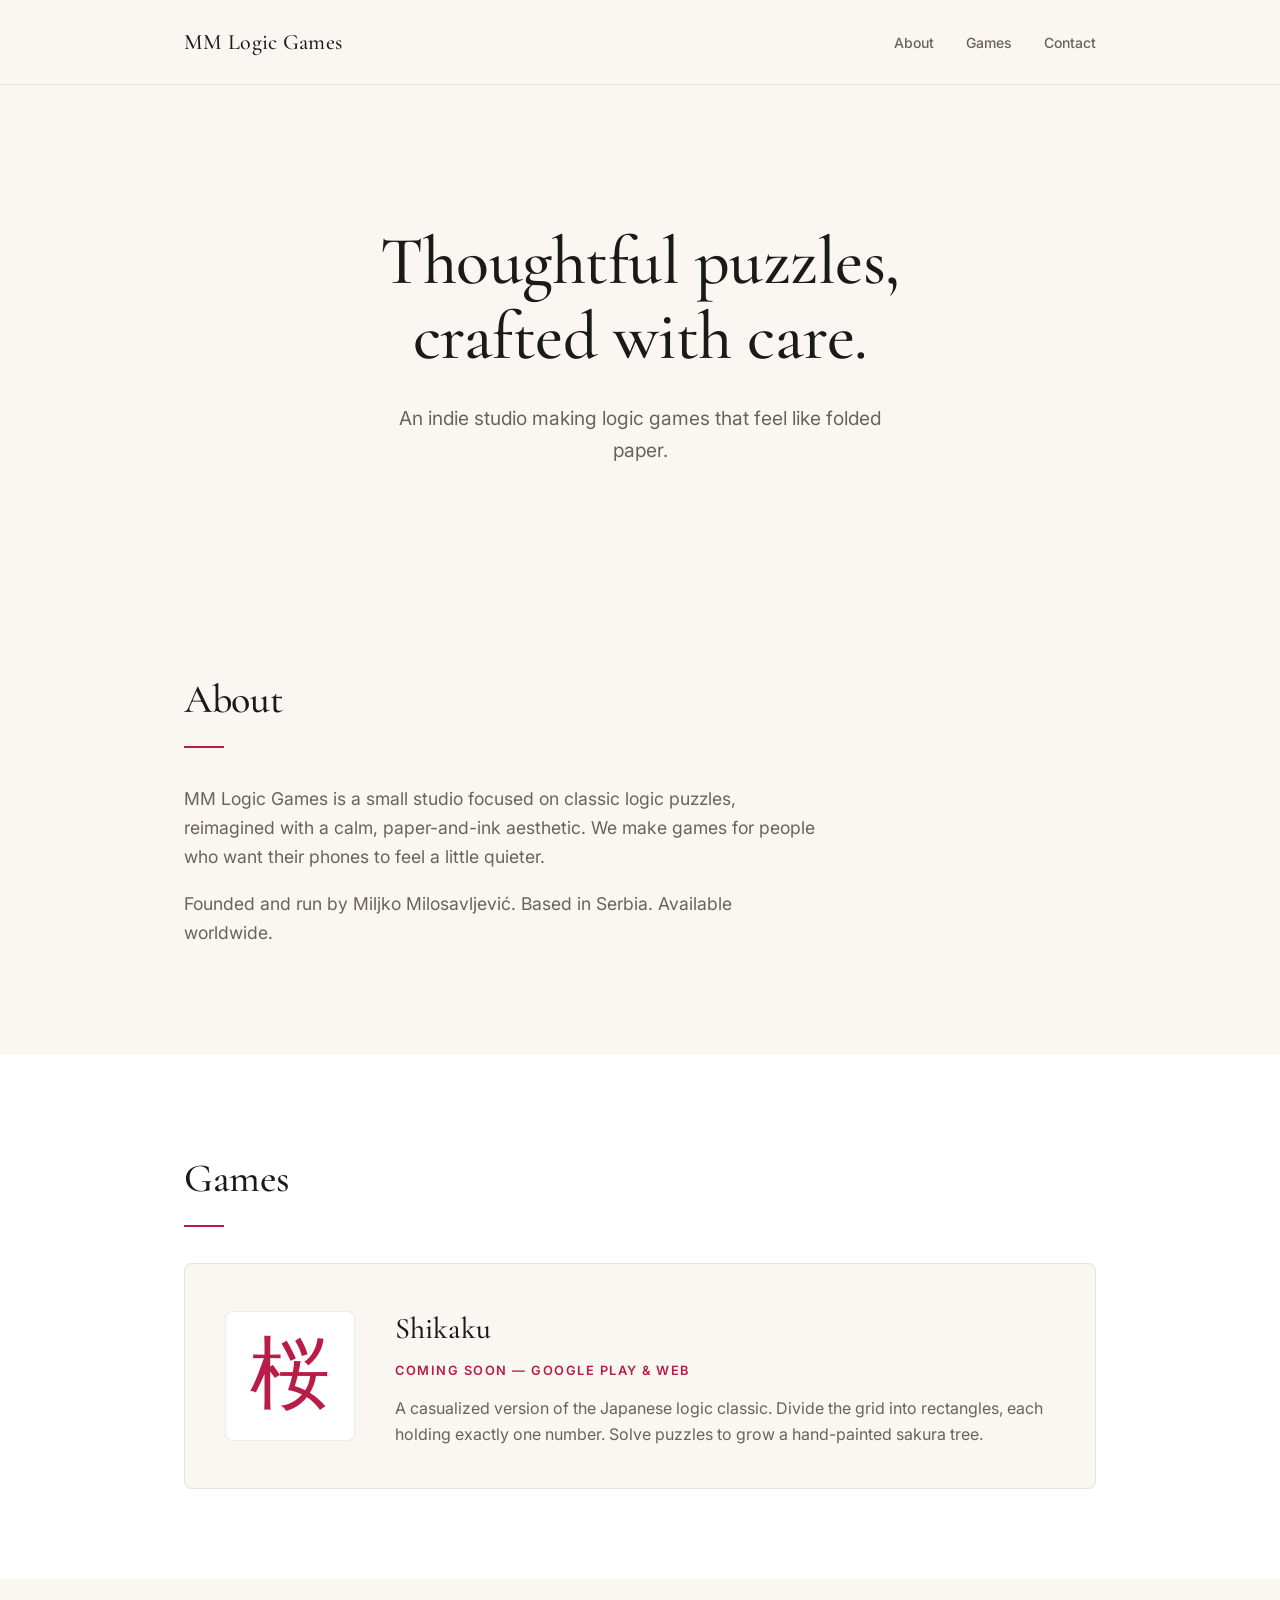
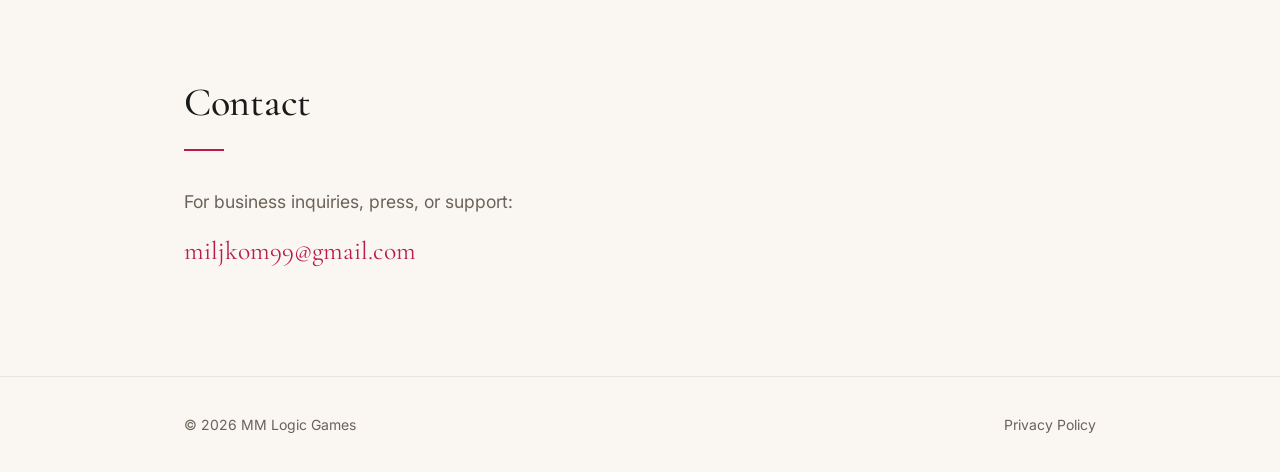
<file: index.html>
<!DOCTYPE html>
<html lang="en">
<head>
  <meta charset="UTF-8">
  <meta name="viewport" content="width=device-width, initial-scale=1.0">
  <title>MM Logic Games — Thoughtful Puzzles</title>
  <meta name="google-site-verification" content="3tr3c_xZVDtJWV2ku8Drfk67YBXgSmvGW5tyKbRSA84" />
  <meta name="description" content="MM Logic Games is an indie studio crafting paper-styled logic puzzles for mobile and web.">
  <meta property="og:title" content="MM Logic Games">
  <meta property="og:description" content="Thoughtful logic puzzles, crafted with care.">
  <meta property="og:type" content="website">
  <link rel="icon" type="image/svg+xml" href="favicon.svg">
  <link rel="preconnect" href="https://fonts.googleapis.com">
  <link rel="preconnect" href="https://fonts.gstatic.com" crossorigin>
  <link href="https://fonts.googleapis.com/css2?family=Cormorant+Garamond:wght@400;500;600&family=Inter:wght@400;500;600&display=swap" rel="stylesheet">
  <link rel="stylesheet" href="style.css">
</head>
<body>
  <header class="site-header">
    <div class="container">
      <a href="#" class="logo">
        <span class="logo-text">MM Logic Games</span>
      </a>
      <nav>
        <a href="#about">About</a>
        <a href="#games">Games</a>
        <a href="#contact">Contact</a>
      </nav>
    </div>
  </header>

  <main>
    <section class="hero">
      <div class="container">
        <h1>Thoughtful puzzles,<br>crafted with care.</h1>
        <p class="tagline">An indie studio making logic games that feel like folded paper.</p>
      </div>
    </section>

    <section id="about" class="about">
      <div class="container">
        <h2>About</h2>
        <div class="prose">
          <p>MM Logic Games is a small studio focused on classic logic puzzles, reimagined with a calm, paper-and-ink aesthetic. We make games for people who want their phones to feel a little quieter.</p>
          <p>Founded and run by Miljko Milosavljević. Based in Serbia. Available worldwide.</p>
        </div>
      </div>
    </section>

    <section id="games" class="games">
      <div class="container">
        <h2>Games</h2>
        <article class="game-card">
          <div class="game-art" aria-hidden="true">桜</div>
          <div class="game-info">
            <h3>Shikaku</h3>
            <p class="game-status">Coming soon — Google Play &amp; Web</p>
            <p>A casualized version of the Japanese logic classic. Divide the grid into rectangles, each holding exactly one number. Solve puzzles to grow a hand-painted sakura tree.</p>
          </div>
        </article>
      </div>
    </section>

    <section id="contact" class="contact">
      <div class="container">
        <h2>Contact</h2>
        <p>For business inquiries, press, or support:</p>
        <p><a href="mailto:miljkom99@gmail.com" class="email">miljkom99@gmail.com</a></p>
      </div>
    </section>
  </main>

  <footer>
    <div class="container">
      <p>© 2026 MM Logic Games</p>
      <p><a href="privacy.html">Privacy Policy</a></p>
    </div>
  </footer>
</body>
</html>
</file>
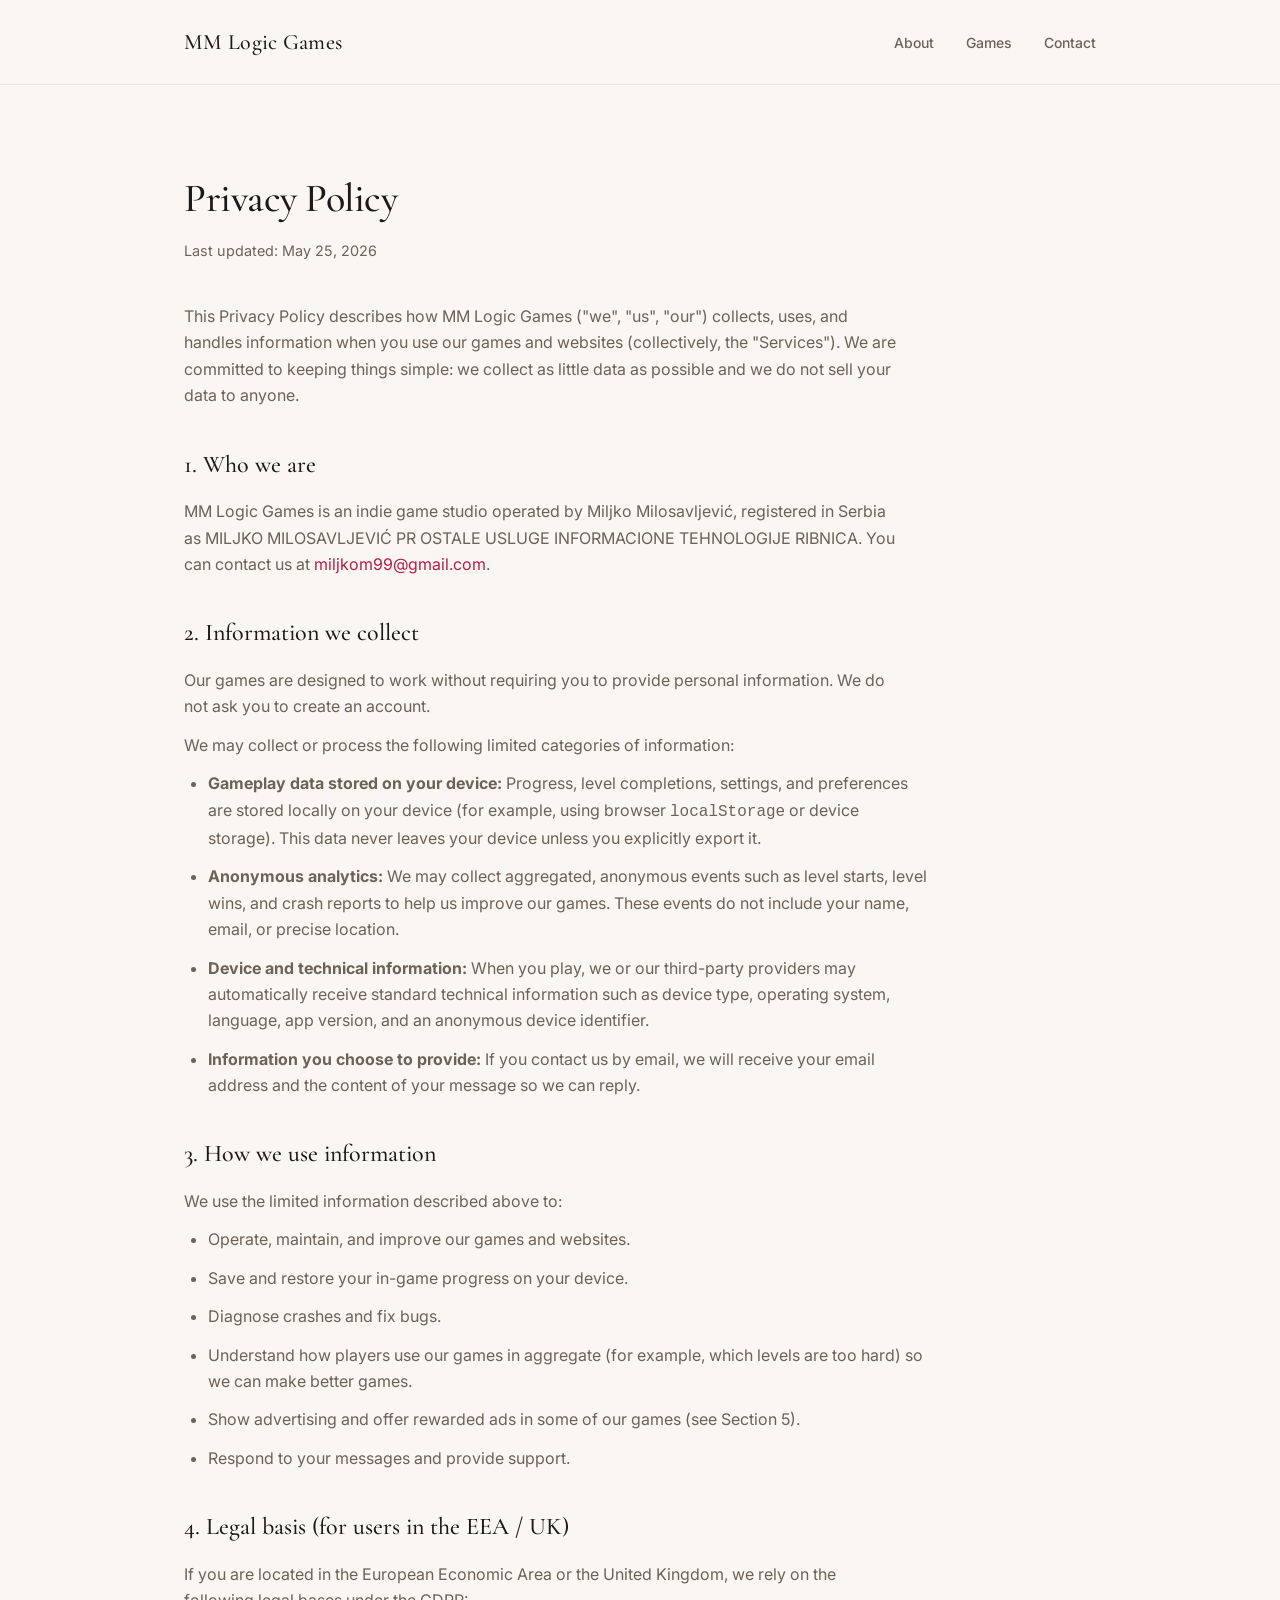
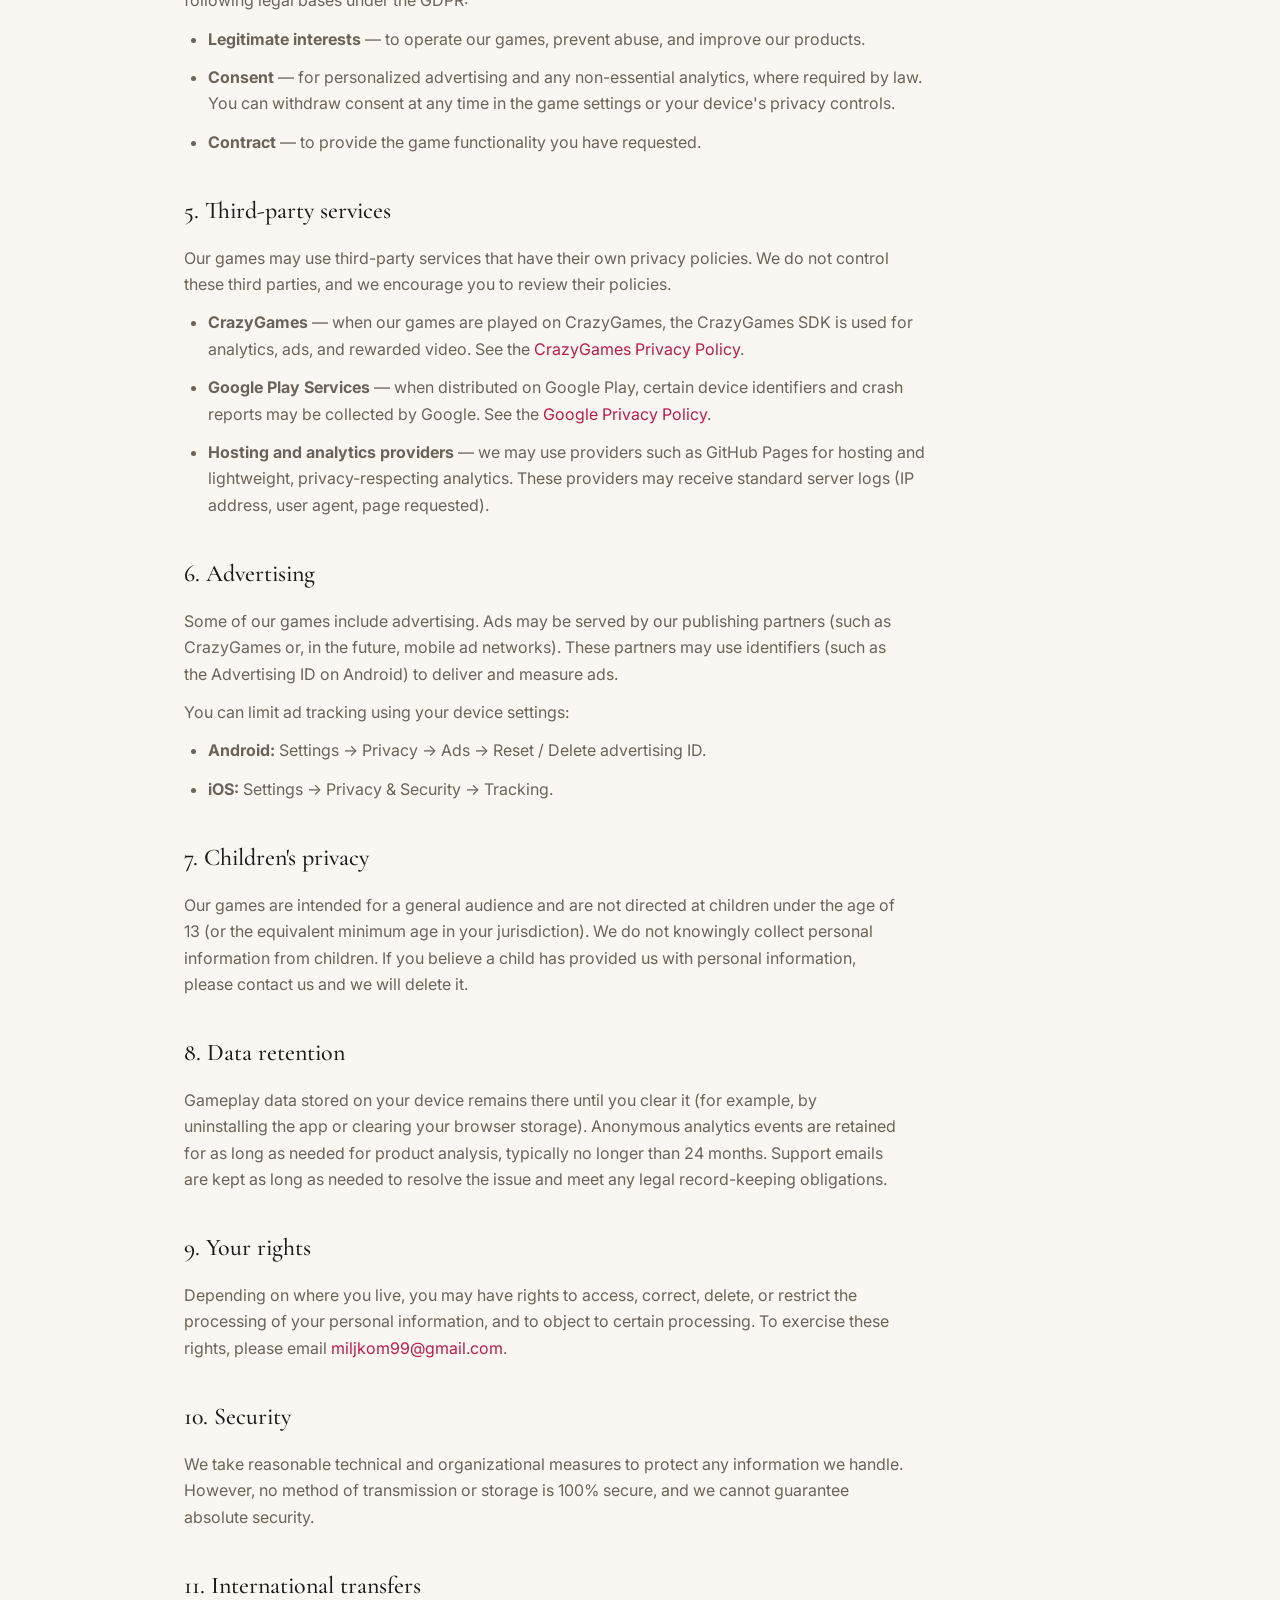
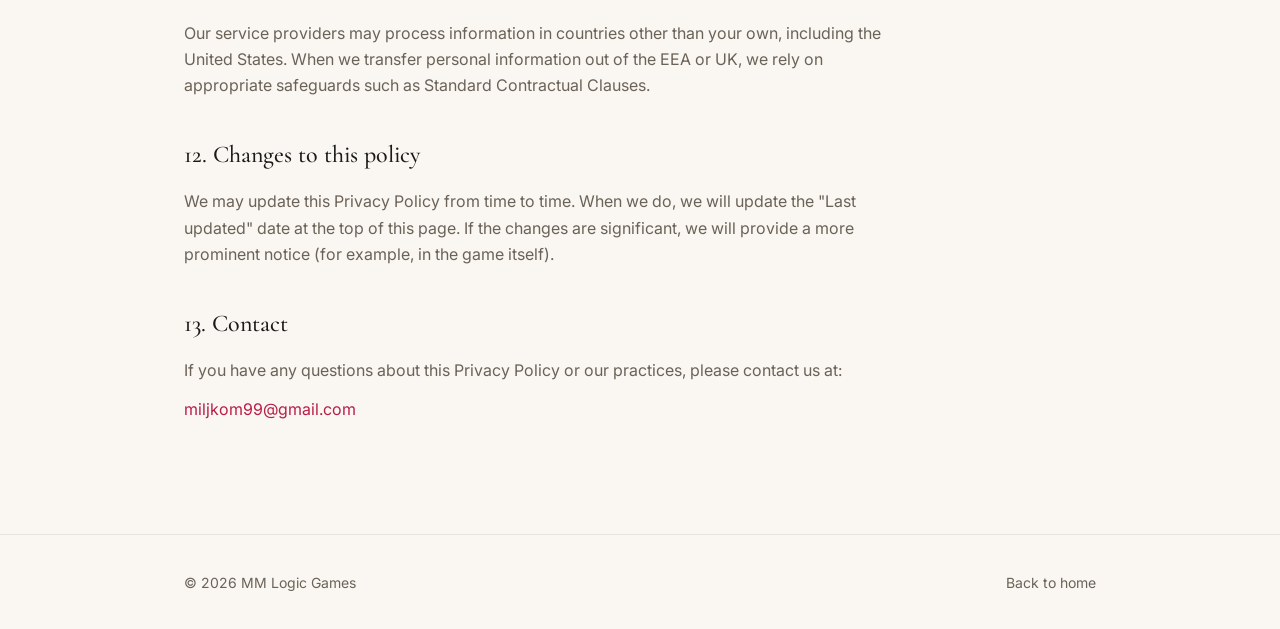
<file: privacy.html>
<!DOCTYPE html>
<html lang="en">
<head>
  <meta charset="UTF-8">
  <meta name="viewport" content="width=device-width, initial-scale=1.0">
  <title>Privacy Policy — MM Logic Games</title>
  <meta name="description" content="Privacy policy for MM Logic Games and its games.">
  <link rel="icon" type="image/svg+xml" href="favicon.svg">
  <link rel="preconnect" href="https://fonts.googleapis.com">
  <link rel="preconnect" href="https://fonts.gstatic.com" crossorigin>
  <link href="https://fonts.googleapis.com/css2?family=Cormorant+Garamond:wght@400;500;600&family=Inter:wght@400;500;600&display=swap" rel="stylesheet">
  <link rel="stylesheet" href="style.css">
</head>
<body>
  <header class="site-header">
    <div class="container">
      <a href="index.html" class="logo">
        <span class="logo-text">MM Logic Games</span>
      </a>
      <nav>
        <a href="index.html#about">About</a>
        <a href="index.html#games">Games</a>
        <a href="index.html#contact">Contact</a>
      </nav>
    </div>
  </header>

  <main class="legal">
    <div class="container">
      <h1>Privacy Policy</h1>
      <p class="updated">Last updated: May 25, 2026</p>

      <p>This Privacy Policy describes how MM Logic Games ("we", "us", "our") collects, uses, and handles information when you use our games and websites (collectively, the "Services"). We are committed to keeping things simple: we collect as little data as possible and we do not sell your data to anyone.</p>

      <h2>1. Who we are</h2>
      <p>MM Logic Games is an indie game studio operated by Miljko Milosavljević, registered in Serbia as MILJKO MILOSAVLJEVIĆ PR OSTALE USLUGE INFORMACIONE TEHNOLOGIJE RIBNICA. You can contact us at <a href="mailto:miljkom99@gmail.com">miljkom99@gmail.com</a>.</p>

      <h2>2. Information we collect</h2>
      <p>Our games are designed to work without requiring you to provide personal information. We do not ask you to create an account.</p>
      <p>We may collect or process the following limited categories of information:</p>
      <ul>
        <li><strong>Gameplay data stored on your device:</strong> Progress, level completions, settings, and preferences are stored locally on your device (for example, using browser <code>localStorage</code> or device storage). This data never leaves your device unless you explicitly export it.</li>
        <li><strong>Anonymous analytics:</strong> We may collect aggregated, anonymous events such as level starts, level wins, and crash reports to help us improve our games. These events do not include your name, email, or precise location.</li>
        <li><strong>Device and technical information:</strong> When you play, we or our third-party providers may automatically receive standard technical information such as device type, operating system, language, app version, and an anonymous device identifier.</li>
        <li><strong>Information you choose to provide:</strong> If you contact us by email, we will receive your email address and the content of your message so we can reply.</li>
      </ul>

      <h2>3. How we use information</h2>
      <p>We use the limited information described above to:</p>
      <ul>
        <li>Operate, maintain, and improve our games and websites.</li>
        <li>Save and restore your in-game progress on your device.</li>
        <li>Diagnose crashes and fix bugs.</li>
        <li>Understand how players use our games in aggregate (for example, which levels are too hard) so we can make better games.</li>
        <li>Show advertising and offer rewarded ads in some of our games (see Section 5).</li>
        <li>Respond to your messages and provide support.</li>
      </ul>

      <h2>4. Legal basis (for users in the EEA / UK)</h2>
      <p>If you are located in the European Economic Area or the United Kingdom, we rely on the following legal bases under the GDPR:</p>
      <ul>
        <li><strong>Legitimate interests</strong> — to operate our games, prevent abuse, and improve our products.</li>
        <li><strong>Consent</strong> — for personalized advertising and any non-essential analytics, where required by law. You can withdraw consent at any time in the game settings or your device's privacy controls.</li>
        <li><strong>Contract</strong> — to provide the game functionality you have requested.</li>
      </ul>

      <h2>5. Third-party services</h2>
      <p>Our games may use third-party services that have their own privacy policies. We do not control these third parties, and we encourage you to review their policies.</p>
      <ul>
        <li><strong>CrazyGames</strong> — when our games are played on CrazyGames, the CrazyGames SDK is used for analytics, ads, and rewarded video. See the <a href="https://www.crazygames.com/privacy" target="_blank" rel="noopener">CrazyGames Privacy Policy</a>.</li>
        <li><strong>Google Play Services</strong> — when distributed on Google Play, certain device identifiers and crash reports may be collected by Google. See the <a href="https://policies.google.com/privacy" target="_blank" rel="noopener">Google Privacy Policy</a>.</li>
        <li><strong>Hosting and analytics providers</strong> — we may use providers such as GitHub Pages for hosting and lightweight, privacy-respecting analytics. These providers may receive standard server logs (IP address, user agent, page requested).</li>
      </ul>

      <h2>6. Advertising</h2>
      <p>Some of our games include advertising. Ads may be served by our publishing partners (such as CrazyGames or, in the future, mobile ad networks). These partners may use identifiers (such as the Advertising ID on Android) to deliver and measure ads.</p>
      <p>You can limit ad tracking using your device settings:</p>
      <ul>
        <li><strong>Android:</strong> Settings → Privacy → Ads → Reset / Delete advertising ID.</li>
        <li><strong>iOS:</strong> Settings → Privacy & Security → Tracking.</li>
      </ul>

      <h2>7. Children's privacy</h2>
      <p>Our games are intended for a general audience and are not directed at children under the age of 13 (or the equivalent minimum age in your jurisdiction). We do not knowingly collect personal information from children. If you believe a child has provided us with personal information, please contact us and we will delete it.</p>

      <h2>8. Data retention</h2>
      <p>Gameplay data stored on your device remains there until you clear it (for example, by uninstalling the app or clearing your browser storage). Anonymous analytics events are retained for as long as needed for product analysis, typically no longer than 24 months. Support emails are kept as long as needed to resolve the issue and meet any legal record-keeping obligations.</p>

      <h2>9. Your rights</h2>
      <p>Depending on where you live, you may have rights to access, correct, delete, or restrict the processing of your personal information, and to object to certain processing. To exercise these rights, please email <a href="mailto:miljkom99@gmail.com">miljkom99@gmail.com</a>.</p>

      <h2>10. Security</h2>
      <p>We take reasonable technical and organizational measures to protect any information we handle. However, no method of transmission or storage is 100% secure, and we cannot guarantee absolute security.</p>

      <h2>11. International transfers</h2>
      <p>Our service providers may process information in countries other than your own, including the United States. When we transfer personal information out of the EEA or UK, we rely on appropriate safeguards such as Standard Contractual Clauses.</p>

      <h2>12. Changes to this policy</h2>
      <p>We may update this Privacy Policy from time to time. When we do, we will update the "Last updated" date at the top of this page. If the changes are significant, we will provide a more prominent notice (for example, in the game itself).</p>

      <h2>13. Contact</h2>
      <p>If you have any questions about this Privacy Policy or our practices, please contact us at:</p>
      <p><a href="mailto:miljkom99@gmail.com">miljkom99@gmail.com</a></p>
    </div>
  </main>

  <footer>
    <div class="container">
      <p>© 2026 MM Logic Games</p>
      <p><a href="index.html">Back to home</a></p>
    </div>
  </footer>
</body>
</html>
</file>
<file: style.css>
:root {
  --bg: #faf7f2;
  --paper: #ffffff;
  --text: #1a1a1a;
  --text-soft: #6b6258;
  --accent: #b91d47;
  --border: rgba(0, 0, 0, 0.08);
  --serif: 'Cormorant Garamond', Georgia, 'Times New Roman', serif;
  --sans: 'Inter', -apple-system, BlinkMacSystemFont, 'Segoe UI', sans-serif;
}

*,
*::before,
*::after {
  box-sizing: border-box;
  margin: 0;
  padding: 0;
}

html {
  scroll-behavior: smooth;
}

body {
  font-family: var(--sans);
  background: var(--bg);
  color: var(--text);
  line-height: 1.65;
  -webkit-font-smoothing: antialiased;
  -moz-osx-font-smoothing: grayscale;
}

.container {
  max-width: 960px;
  margin: 0 auto;
  padding: 0 24px;
}

/* ---------- Header ---------- */
.site-header {
  padding: 24px 0;
  border-bottom: 1px solid var(--border);
  background: var(--bg);
  position: sticky;
  top: 0;
  z-index: 10;
  backdrop-filter: blur(8px);
  background: rgba(250, 247, 242, 0.85);
}

.site-header .container {
  display: flex;
  justify-content: space-between;
  align-items: center;
}

.logo {
  display: flex;
  align-items: center;
  gap: 12px;
  text-decoration: none;
  color: inherit;
}

.logo-text {
  font-family: var(--serif);
  font-size: 22px;
  font-weight: 500;
  letter-spacing: 0.3px;
  color: var(--text);
}

nav {
  display: flex;
  gap: 32px;
}

nav a {
  color: var(--text-soft);
  text-decoration: none;
  font-size: 14px;
  font-weight: 500;
  transition: color 0.2s ease;
}

nav a:hover {
  color: var(--accent);
}

/* ---------- Hero ---------- */
.hero {
  padding: 140px 0 110px;
  text-align: center;
}

.hero h1 {
  font-family: var(--serif);
  font-size: clamp(2.5rem, 6vw, 4.25rem);
  font-weight: 500;
  line-height: 1.1;
  margin-bottom: 28px;
  letter-spacing: -0.5px;
}

.tagline {
  font-size: 1.2rem;
  color: var(--text-soft);
  max-width: 520px;
  margin: 0 auto;
}

/* ---------- Sections ---------- */
section {
  padding: 90px 0;
}

section h2 {
  font-family: var(--serif);
  font-size: clamp(1.875rem, 3.5vw, 2.5rem);
  font-weight: 500;
  margin-bottom: 36px;
  letter-spacing: -0.3px;
  position: relative;
  padding-bottom: 16px;
}

section h2::after {
  content: "";
  position: absolute;
  bottom: 0;
  left: 0;
  width: 40px;
  height: 2px;
  background: var(--accent);
}

.prose p {
  font-size: 1.1rem;
  margin-bottom: 18px;
  max-width: 640px;
  color: var(--text-soft);
}

/* ---------- Games ---------- */
.games {
  background: var(--paper);
}

.game-card {
  display: flex;
  gap: 40px;
  align-items: center;
  background: var(--bg);
  padding: 40px;
  border-radius: 8px;
  border: 1px solid var(--border);
  transition: transform 0.3s ease, box-shadow 0.3s ease;
}

.game-card:hover {
  transform: translateY(-2px);
  box-shadow: 0 12px 32px rgba(0, 0, 0, 0.06);
}

.game-art {
  font-family: var(--serif);
  font-size: 5rem;
  color: var(--accent);
  width: 130px;
  height: 130px;
  display: flex;
  align-items: center;
  justify-content: center;
  background: var(--paper);
  border-radius: 8px;
  flex-shrink: 0;
  border: 1px solid var(--border);
}

.game-info h3 {
  font-family: var(--serif);
  font-size: 1.875rem;
  font-weight: 500;
  margin-bottom: 6px;
}

.game-status {
  color: var(--accent);
  font-size: 0.8rem;
  font-weight: 600;
  margin-bottom: 14px;
  text-transform: uppercase;
  letter-spacing: 1.5px;
}

.game-info p:not(.game-status) {
  color: var(--text-soft);
  font-size: 1rem;
}

/* ---------- Contact ---------- */
.contact p {
  font-size: 1.1rem;
  color: var(--text-soft);
  margin-bottom: 14px;
}

.email {
  font-family: var(--serif);
  font-size: 1.6rem;
  color: var(--accent);
  text-decoration: none;
  border-bottom: 1px solid transparent;
  transition: border-color 0.2s ease;
}

.email:hover {
  border-bottom-color: var(--accent);
}

/* ---------- Footer ---------- */
footer {
  border-top: 1px solid var(--border);
  padding: 36px 0;
}

footer .container {
  display: flex;
  justify-content: space-between;
  align-items: center;
}

footer p {
  font-size: 0.875rem;
  color: var(--text-soft);
}

footer a {
  color: var(--text-soft);
  text-decoration: none;
  transition: color 0.2s ease;
}

footer a:hover {
  color: var(--accent);
}

/* ---------- Privacy page ---------- */
.legal {
  padding: 80px 0 100px;
}

.legal h1 {
  font-family: var(--serif);
  font-size: 2.5rem;
  font-weight: 500;
  margin-bottom: 8px;
  letter-spacing: -0.5px;
}

.legal .updated {
  color: var(--text-soft);
  font-size: 0.9rem;
  margin-bottom: 40px;
}

.legal h2 {
  font-family: var(--serif);
  font-size: 1.5rem;
  font-weight: 500;
  margin-top: 36px;
  margin-bottom: 14px;
}

.legal p,
.legal li {
  font-size: 1rem;
  color: var(--text-soft);
  margin-bottom: 12px;
  max-width: 720px;
}

.legal ul {
  padding-left: 24px;
}

.legal a {
  color: var(--accent);
  text-decoration: none;
  border-bottom: 1px solid transparent;
}

.legal a:hover {
  border-bottom-color: var(--accent);
}

/* ---------- Responsive ---------- */
@media (max-width: 720px) {
  .site-header .container {
    flex-direction: column;
    gap: 14px;
  }

  nav {
    gap: 24px;
  }

  .hero {
    padding: 70px 0 60px;
  }

  section {
    padding: 60px 0;
  }

  .game-card {
    flex-direction: column;
    padding: 28px;
    text-align: center;
    gap: 24px;
  }

  .game-art {
    width: 110px;
    height: 110px;
    font-size: 4rem;
  }

  section h2::after {
    left: 50%;
    transform: translateX(-50%);
  }

  section h2 {
    text-align: center;
  }

  .prose p {
    text-align: center;
    margin-left: auto;
    margin-right: auto;
  }

  footer .container {
    flex-direction: column;
    gap: 8px;
    text-align: center;
  }
}
</file>
